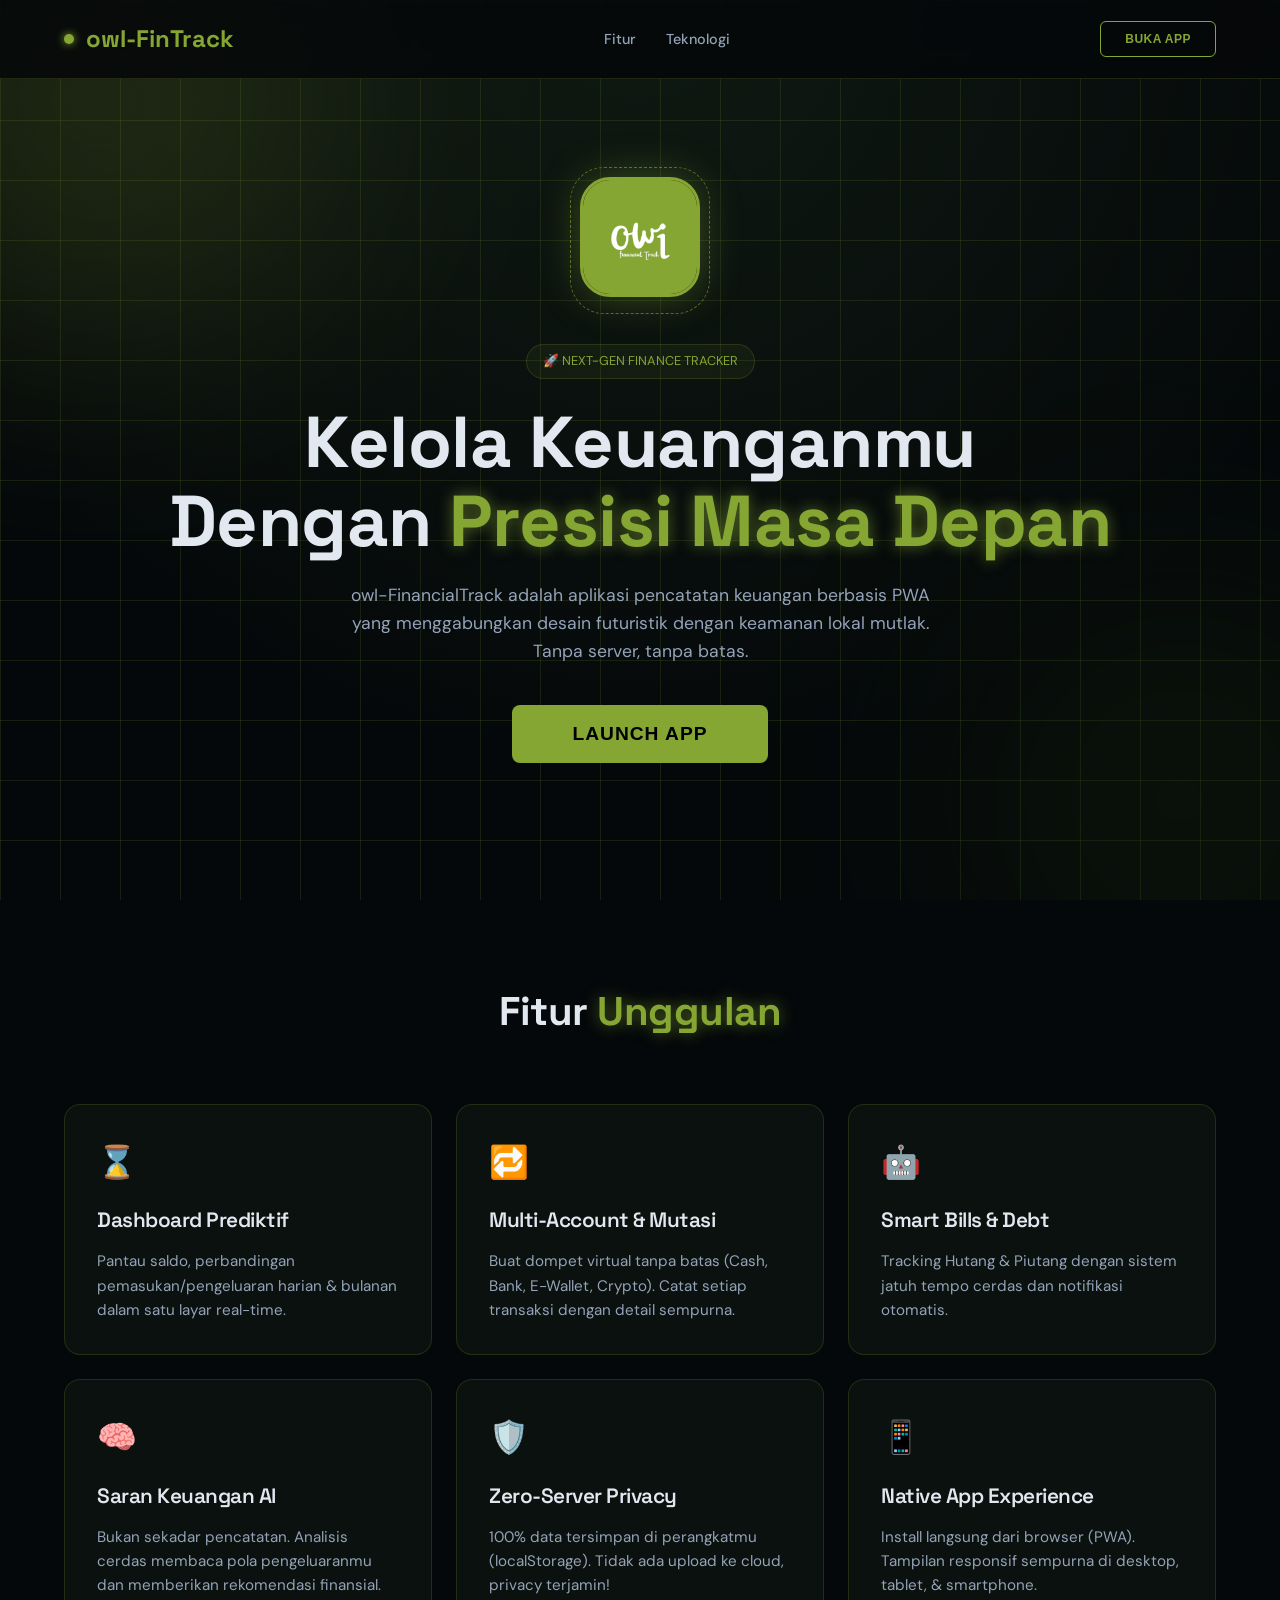
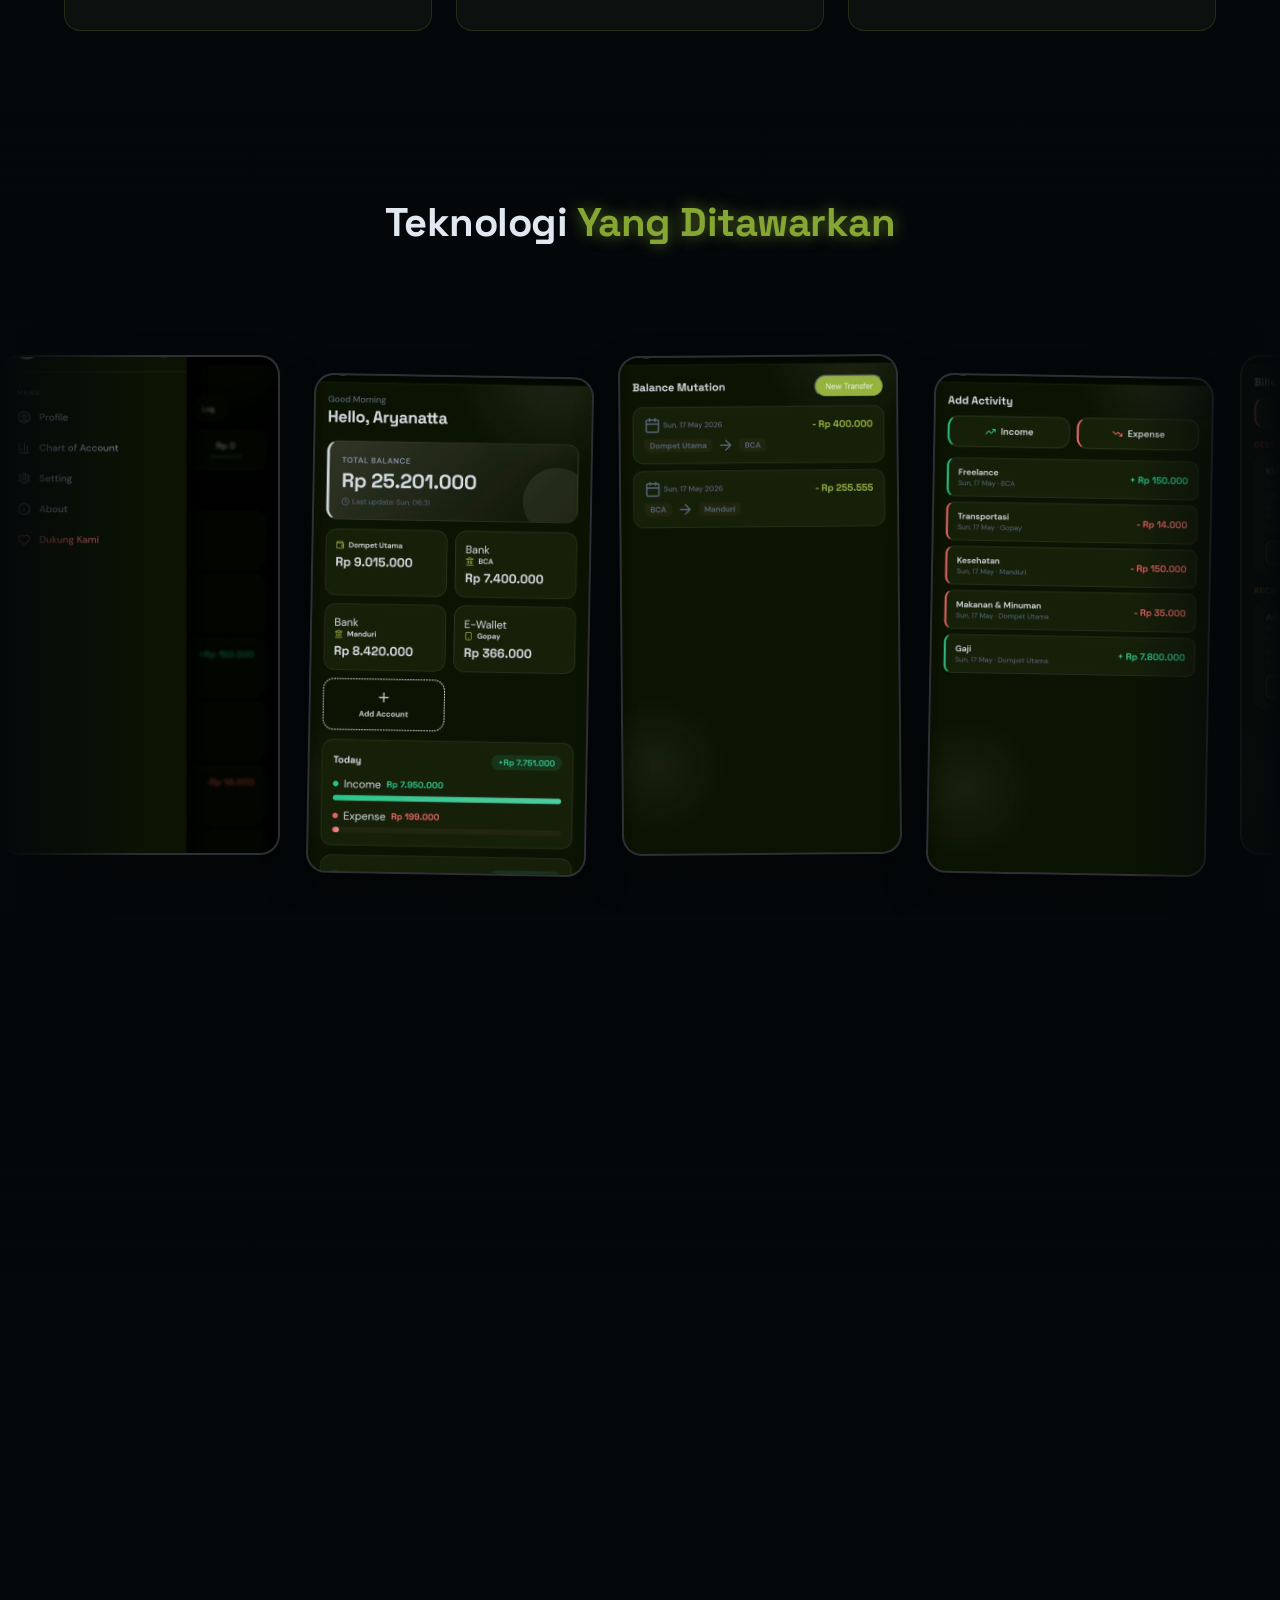
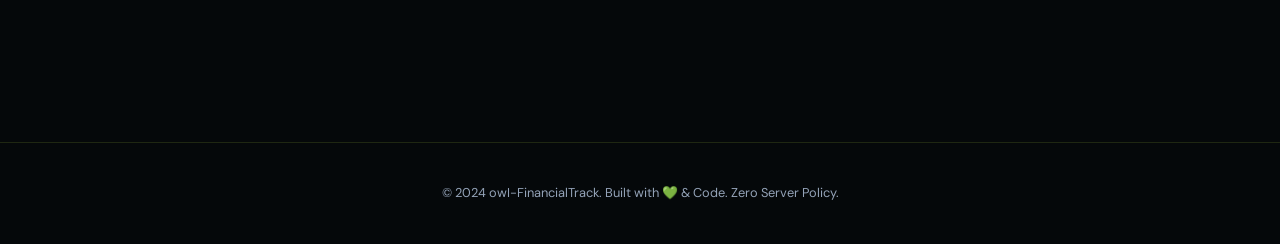
<file: demo.html>
<!DOCTYPE html>
<html lang="id">
<head>
  <meta charset="UTF-8">
  <meta name="viewport" content="width=device-width, initial-scale=1.0">
  <meta property="og:title" content="owI-FinancialTrack - The Future of Finance">
  <meta property="og:description" content="Aplikasi pencatatan keuangan PWA futuristik & offline-first.">
  <meta property="og:image" content="./assets/icons/logo-512.png">
  <meta property="og:url" content="https://owi-apps.github.io/owI-FinancialTrack/">
  <title>owI-FinancialTrack - The Future of Personal Finance</title>
  <link rel="preconnect" href="https://fonts.googleapis.com">
  <link rel="preconnect" href="https://fonts.gstatic.com" crossorigin>
  <link href="https://fonts.googleapis.com/css2?family=Space+Grotesk:wght@300;400;500;600;700&family=DM+Sans:wght@300;400;500;600;700&display=swap" rel="stylesheet">
  
  <style>
    :root {
      --neon: #85a633;
      --neon-dim: rgba(133, 166, 51, 0.6);
      --neon-glow: rgba(133, 166, 51, 0.15);
      --bg-dark: #05080a;
      --bg-card: rgba(16, 24, 18, 0.6);
      --text-main: #e2e8f0;
      --text-muted: #94a3b8;
      --glass-border: rgba(133, 166, 51, 0.2);
    }
    * { margin: 0; padding: 0; box-sizing: border-box; }
    body { font-family: 'DM Sans', sans-serif; background-color: var(--bg-dark); color: var(--text-main); overflow-x: hidden; line-height: 1.6; }
    
    /* CYBER BACKGROUND */
    .cyber-bg { position: fixed; inset: 0; z-index: -1; overflow: hidden; background: radial-gradient(circle at 50% 0%, #0f1a12 0%, #05080a 70%); }
    .grid-overlay { position: absolute; inset: 0; background-image: linear-gradient(var(--neon-glow) 1px, transparent 1px), linear-gradient(90deg, var(--neon-glow) 1px, transparent 1px); background-size: 60px 60px; animation: gridMove 20s linear infinite; }
    @keyframes gridMove { 0% { transform: translateY(0); } 100% { transform: translateY(60px); } }
    .orb { position: absolute; border-radius: 50%; filter: blur(120px); opacity: 0.3; animation: float 10s ease-in-out infinite alternate; }
    .orb-1 { width: 500px; height: 500px; background: var(--neon-dim); top: -150px; left: -150px; }
    .orb-2 { width: 400px; height: 400px; background: #1a2e0a; bottom: -100px; right: -100px; animation-delay: 3s; }

    /* TYPOGRAPHY */
    h1, h2, h3 { font-family: 'Space Grotesk', sans-serif; letter-spacing: -0.5px; }
    .neon-text { color: var(--neon); text-shadow: 0 0 15px var(--neon-dim); }

    /* NAVBAR */
    .nav { position: fixed; top: 0; left: 0; right: 0; z-index: 100; padding: 20px 5%; display: flex; justify-content: space-between; align-items: center; background: rgba(5, 8, 10, 0.85); backdrop-filter: blur(10px); border-bottom: 1px solid var(--glass-border); }
    .logo { font-family: 'Space Grotesk', sans-serif; font-weight: 700; font-size: 1.5rem; color: var(--neon); display: flex; align-items: center; gap: 12px; text-decoration: none; }
    .logo-dot { width: 10px; height: 10px; background: var(--neon); border-radius: 50%; box-shadow: 0 0 8px var(--neon); animation: pulse-dot 2s infinite; }
    @keyframes pulse-dot { 0%, 100% { opacity: 1; } 50% { opacity: 0.5; } }
    .nav-links { display: flex; gap: 30px; }
    .nav-links a { color: var(--text-muted); text-decoration: none; font-size: 0.9rem; font-weight: 500; transition: 0.3s; }
    .nav-links a:hover { color: var(--neon); }
    .btn-launch { padding: 10px 24px; background: transparent; border: 1px solid var(--neon); color: var(--neon); font-weight: 600; border-radius: 6px; cursor: pointer; transition: 0.3s; text-transform: uppercase; font-size: 0.75rem; letter-spacing: 0.5px; }
    .btn-launch:hover { background: var(--neon); color: #000; box-shadow: 0 0 25px var(--neon-dim); }

    /* HERO */
    .hero { min-height: 100vh; display: flex; flex-direction: column; justify-content: center; align-items: center; text-align: center; padding: 120px 20px 80px; position: relative; }
    .hero-logo-container { margin-bottom: 40px; position: relative; }
    .hero-logo { width: 120px; height: 120px; border-radius: 30px; border: 3px solid var(--neon); box-shadow: 0 0 40px rgba(133, 166, 51, 0.4), inset 0 0 20px rgba(133, 166, 51, 0.1); animation: float-logo 4s ease-in-out infinite; }
    @keyframes float-logo { 0% { transform: translateY(0) rotate(0deg); } 100% { transform: translateY(-15px) rotate(2deg); } }
    .hero-logo-ring { position: absolute; top: -10px; left: -10px; right: -10px; bottom: -10px; border: 1px dashed var(--neon-dim); border-radius: 34px; animation: spin-slow 20s linear infinite; }
    @keyframes spin-slow { 0% { transform: rotate(0deg); } 100% { transform: rotate(360deg); } }
    .hero-tag { display: inline-block; padding: 6px 16px; border: 1px solid var(--glass-border); border-radius: 20px; font-size: 0.8rem; color: var(--neon); margin-bottom: 24px; background: rgba(133, 166, 51, 0.08); }
    .hero-title { font-size: clamp(2.5rem, 6vw, 4.5rem); font-weight: 700; line-height: 1.1; margin-bottom: 20px; }
    .hero-sub { max-width: 600px; font-size: 1.1rem; color: var(--text-muted); margin-bottom: 40px; }
    
    /* CARDS */
    .features { padding: 80px 5%; }
    .section-title { text-align: center; font-size: 2.5rem; margin-bottom: 60px; }
    .card-grid { display: grid; grid-template-columns: repeat(auto-fit, minmax(300px, 1fr)); gap: 24px; max-width: 1200px; margin: 0 auto; }
    .glass-card { background: var(--bg-card); border: 1px solid var(--glass-border); border-radius: 16px; padding: 32px; position: relative; overflow: hidden; transition: transform 0.3s, box-shadow 0.3s; }
    .glass-card:hover { transform: translateY(-5px); box-shadow: 0 15px 30px rgba(0,0,0,0.3); border-color: var(--neon); }
    .glass-card::before { content: ''; position: absolute; top: 0; left: 0; width: 100%; height: 2px; background: linear-gradient(90deg, transparent, var(--neon), transparent); opacity: 0; transition: opacity 0.3s; }
    .glass-card:hover::before { opacity: 1; }
    .card-icon { font-size: 2rem; margin-bottom: 16px; color: var(--neon); }
    .card-title { font-size: 1.3rem; margin-bottom: 12px; font-weight: 600; }
    .card-desc { color: var(--text-muted); font-size: 0.95rem; }
    .tech-stack { display: flex; gap: 10px; margin-top: 20px; flex-wrap: wrap; }
    .tech-badge { font-size: 0.7rem; padding: 4px 10px; border-radius: 4px; background: rgba(133, 166, 51, 0.1); color: var(--neon); border: 1px solid var(--glass-border); }

    /* TECH & CAROUSEL */
    .tech-section { padding: 80px 0; background: linear-gradient(180deg, transparent 0%, rgba(5,8,10,0.9) 10%, rgba(5,8,10,0.9) 90%, transparent 100%); }
    .carousel-wrapper { width: 100%; overflow: hidden; position: relative; padding: 40px 0; margin-bottom: 60px; }
    .carousel-wrapper::before, .carousel-wrapper::after { content: ''; position: absolute; top: 0; bottom: 0; width: 150px; z-index: 2; pointer-events: none; }
    .carousel-wrapper::before { left: 0; background: linear-gradient(90deg, #05080a, transparent); }
    .carousel-wrapper::after { right: 0; background: linear-gradient(-90deg, #05080a, transparent); }
    .carousel-track { display: flex; gap: 30px; width: max-content; animation: scroll-carousel 35s linear infinite; }
    .carousel-track:hover { animation-play-state: paused; }
    @keyframes scroll-carousel { 0% { transform: translateX(0); } 100% { transform: translateX(-50%); } }
    .carousel-card { width: 280px; height: 500px; flex-shrink: 0; background: #15191d; border-radius: 20px; overflow: hidden; border: 2px solid rgba(255,255,255,0.1); box-shadow: 0 20px 40px rgba(0,0,0,0.4); transition: all 0.3s ease; }
    .carousel-card:nth-child(even) { transform: rotate(1deg); margin-top: 20px; }
    .carousel-card:nth-child(3n) { transform: rotate(-0.5deg); }
    .carousel-card:hover { transform: rotate(0deg) scale(1.05) !important; z-index: 10; box-shadow: 0 25px 50px rgba(0,0,0,0.6), 0 0 30px var(--neon-glow); border-color: var(--neon); }
    .carousel-card img { width: 100%; height: 100%; object-fit: cover; border-radius: 18px; filter: brightness(0.9) contrast(1.1); transition: filter 0.3s; }
    .carousel-card:hover img { filter: brightness(1) contrast(1); }

    /* TECH DESC */
    .tech-desc-grid { display: grid; grid-template-columns: repeat(auto-fit, minmax(250px, 1fr)); gap: 24px; max-width: 1200px; margin: 0 auto; padding: 0 5%; }
    .tech-item { background: rgba(133, 166, 51, 0.05); border: 1px solid var(--glass-border); padding: 24px; border-radius: 12px; transition: 0.3s; }
    .tech-item:hover { border-color: var(--neon); background: rgba(133, 166, 51, 0.1); }
    .tech-item h3 { color: var(--neon); margin-bottom: 8px; font-size: 1.1rem; }
    .tech-item p { color: var(--text-muted); font-size: 0.9rem; line-height: 1.5; }

    /* CTA */
    .cta { padding: 100px 20px; text-align: center; }
    .btn-massive { padding: 18px 60px; font-size: 1.2rem; font-weight: 700; background: var(--neon); color: #000; border: none; border-radius: 8px; cursor: pointer; text-transform: uppercase; letter-spacing: 1px; transition: 0.3s; }
    .btn-massive:hover { transform: scale(1.05); box-shadow: 0 0 60px var(--neon); }
    .footer { text-align: center; padding: 40px 20px; border-top: 1px solid var(--glass-border); color: var(--text-muted); font-size: 0.8rem; }
    .reveal { opacity: 0; transform: translateY(30px); transition: all 0.8s ease; }
    .reveal.active { opacity: 1; transform: translateY(0); }
    @keyframes float { 0% { transform: translateY(0px); } 100% { transform: translateY(20px); } }
    @media (max-width: 768px) { .nav-links { display: none; } .hero-title { font-size: 2rem; } .carousel-card { width: 220px; height: 380px; } }
  </style>
</head>
<body>
  <div class="cyber-bg"><div class="grid-overlay"></div><div class="orb orb-1"></div><div class="orb orb-2"></div></div>
  <nav class="nav">
    <a href="./index.html" class="logo"><div class="logo-dot"></div>owI-FinTrack</a>
    <div class="nav-links"><a href="#features">Fitur</a><a href="#tech">Teknologi</a></div>
    <button class="btn-launch" onclick="window.location.href='./index.html'">Buka App</button>
  </nav>

  <section class="hero">
    <div class="hero-logo-container reveal">
      <div class="hero-logo-ring"></div>
      <!-- LOGO DIPASTIKAN BISA LOAD DARI REPO -->
      <img src="./assets/icons/iconfintrack-192x192.png" alt="owI Logo" class="hero-logo" onerror="this.src='https://images.unsplash.com/photo-1611532736597-de2d4265fba3?w=200&h=200&fit=crop'">
    </div>
    <div class="hero-tag reveal">🚀 NEXT-GEN FINANCE TRACKER</div>
    <h1 class="hero-title reveal">Kelola Keuanganmu<br>Dengan <span class="neon-text">Presisi Masa Depan</span></h1>
    <p class="hero-sub reveal">owI-FinancialTrack adalah aplikasi pencatatan keuangan berbasis PWA yang menggabungkan desain futuristik dengan keamanan lokal mutlak. Tanpa server, tanpa batas.</p>
    <button class="btn-massive reveal" onclick="window.location.href='./index.html'">LAUNCH APP</button>
  </section>

  <section class="features" id="features">
    <h2 class="section-title reveal">Fitur <span class="neon-text">Unggulan</span></h2>
    <div class="card-grid">
      <div class="glass-card reveal"><div class="card-icon">⌛</div><h3 class="card-title">Dashboard Prediktif</h3><p class="card-desc">Pantau saldo, perbandingan pemasukan/pengeluaran harian & bulanan dalam satu layar real-time.</p></div>
      <div class="glass-card reveal"><div class="card-icon">🔁</div><h3 class="card-title">Multi-Account & Mutasi</h3><p class="card-desc">Buat dompet virtual tanpa batas (Cash, Bank, E-Wallet, Crypto). Catat setiap transaksi dengan detail sempurna.</p></div>
      <div class="glass-card reveal"><div class="card-icon">🤖</div><h3 class="card-title">Smart Bills & Debt</h3><p class="card-desc">Tracking Hutang & Piutang dengan sistem jatuh tempo cerdas dan notifikasi otomatis.</p></div>
      <div class="glass-card reveal"><div class="card-icon">🧠</div><h3 class="card-title">Saran Keuangan AI</h3><p class="card-desc">Bukan sekadar pencatatan. Analisis cerdas membaca pola pengeluaranmu dan memberikan rekomendasi finansial.</p></div>
      <div class="glass-card reveal"><div class="card-icon">🛡️</div><h3 class="card-title">Zero-Server Privacy</h3><p class="card-desc">100% data tersimpan di perangkatmu (localStorage). Tidak ada upload ke cloud, privacy terjamin!</p></div>
      <div class="glass-card reveal"><div class="card-icon">📱</div><h3 class="card-title">Native App Experience</h3><p class="card-desc">Install langsung dari browser (PWA). Tampilan responsif sempurna di desktop, tablet, & smartphone.</p></div>
    </div>
  </section>

  <section class="tech-section" id="tech">
    <h2 class="section-title reveal">Teknologi <span class="neon-text">Yang Ditawarkan</span></h2>
    <div class="carousel-wrapper reveal">
      <div class="carousel-track" id="carouselTrack">
        <!-- MENGGUNAKAN PLACEHOLDER TERJAMIN MULUS TANPA 404 -->
        <div class="carousel-card"><img src="./assets/img/ss1.jpeg" alt="Dashboard UI"></div>
        <div class="carousel-card"><img src="./assets/img/ss2.jpeg" alt="Transaction UI"></div>
        <div class="carousel-card"><img src="./assets/img/ss3.jpeg" alt="Mutation UI"></div>
        <div class="carousel-card"><img src="./assets/img/ss4.jpeg" alt="Bills UI"></div>
        <div class="carousel-card"><img src="./assets/img/ss5.jpeg" alt="History UI"></div>
        <div class="carousel-card"><img src="./assets/img/ss6.jpeg" alt="Settings UI"></div>
        <!-- DUPLICATE UNTUK INFINITE SCROLL -->
        <div class="carousel-card"><img src="./assets/img/ss1.jpeg" alt="Dashboard UI"></div>
        <div class="carousel-card"><img src="./assets/img/ss2.jpeg" alt="Transaction UI"></div>
        <div class="carousel-card"><img src="./assets/img/ss3.jpeg" alt="Mutation UI"></div>
        <div class="carousel-card"><img src="./assets/img/ss4.jpeg" alt="Bills UI"></div>
        <div class="carousel-card"><img src="./assets/img/ss5.jpeg" alt="History UI"></div>
        <div class="carousel-card"><img src="./assets/img/ss6.jpeg" alt="Settings UI"></div>
      </div>
    </div>

    <div class="tech-desc-grid reveal">
      <div class="tech-item"><h3>Vanilla JS ES6 Modules</h3><p>Tanpa framework berat. Kode terstruktur dalam modul-modul independen, menghasilkan performa paling ringan dan load time tercepat tanpa dependencies.</p></div>
      <div class="tech-item"><h3>Progressive Web App</h3><p>Service Worker & Manifest memungkinkan aplikasi berjalan layaknya native, bisa di-install di homescreen, dan tetap berfungsi meski koneksi internet hilang.</p></div>
      <div class="tech-item"><h3>Client-Side Database</h3><p>LocalStorage sebagai database lokal. Data dienkapsulasi dan diproses sepenuhnya di browser klien, menjamin 0% kebocoran privasi ke server eksternal.</p></div>
      <div class="tech-item"><h3>Glassmorphism UI</h3><p>Desain antarmuka modern dengan efek backdrop blur, transparansi, dan neon army-green yang memberikan kesan futuristik dan elegan.</p></div>
    </div>
  </section>

  <section class="cta reveal">
    <h2 class="section-title">Siap Mengontrol<br>Keuanganmu?</h2><br>
    <button class="btn-massive" onclick="window.location.href='./index.html'">MASUK KE APLIKASI</button>
  </section>

  <footer class="footer">&copy; 2024 owI-FinancialTrack. Built with 💚 & Code. Zero Server Policy.</footer>

  <script>
    const reveals = document.querySelectorAll('.reveal');
    const revealOnScroll = () => { reveals.forEach(el => { const windowHeight = window.innerHeight; const elementTop = el.getBoundingClientRect().top; const revealPoint = 100; if (elementTop < windowHeight - revealPoint) { el.classList.add('active'); } }); };
    window.addEventListener('scroll', revealOnScroll);
    revealOnScroll();
  </script>
</body>
</html>
</file>
